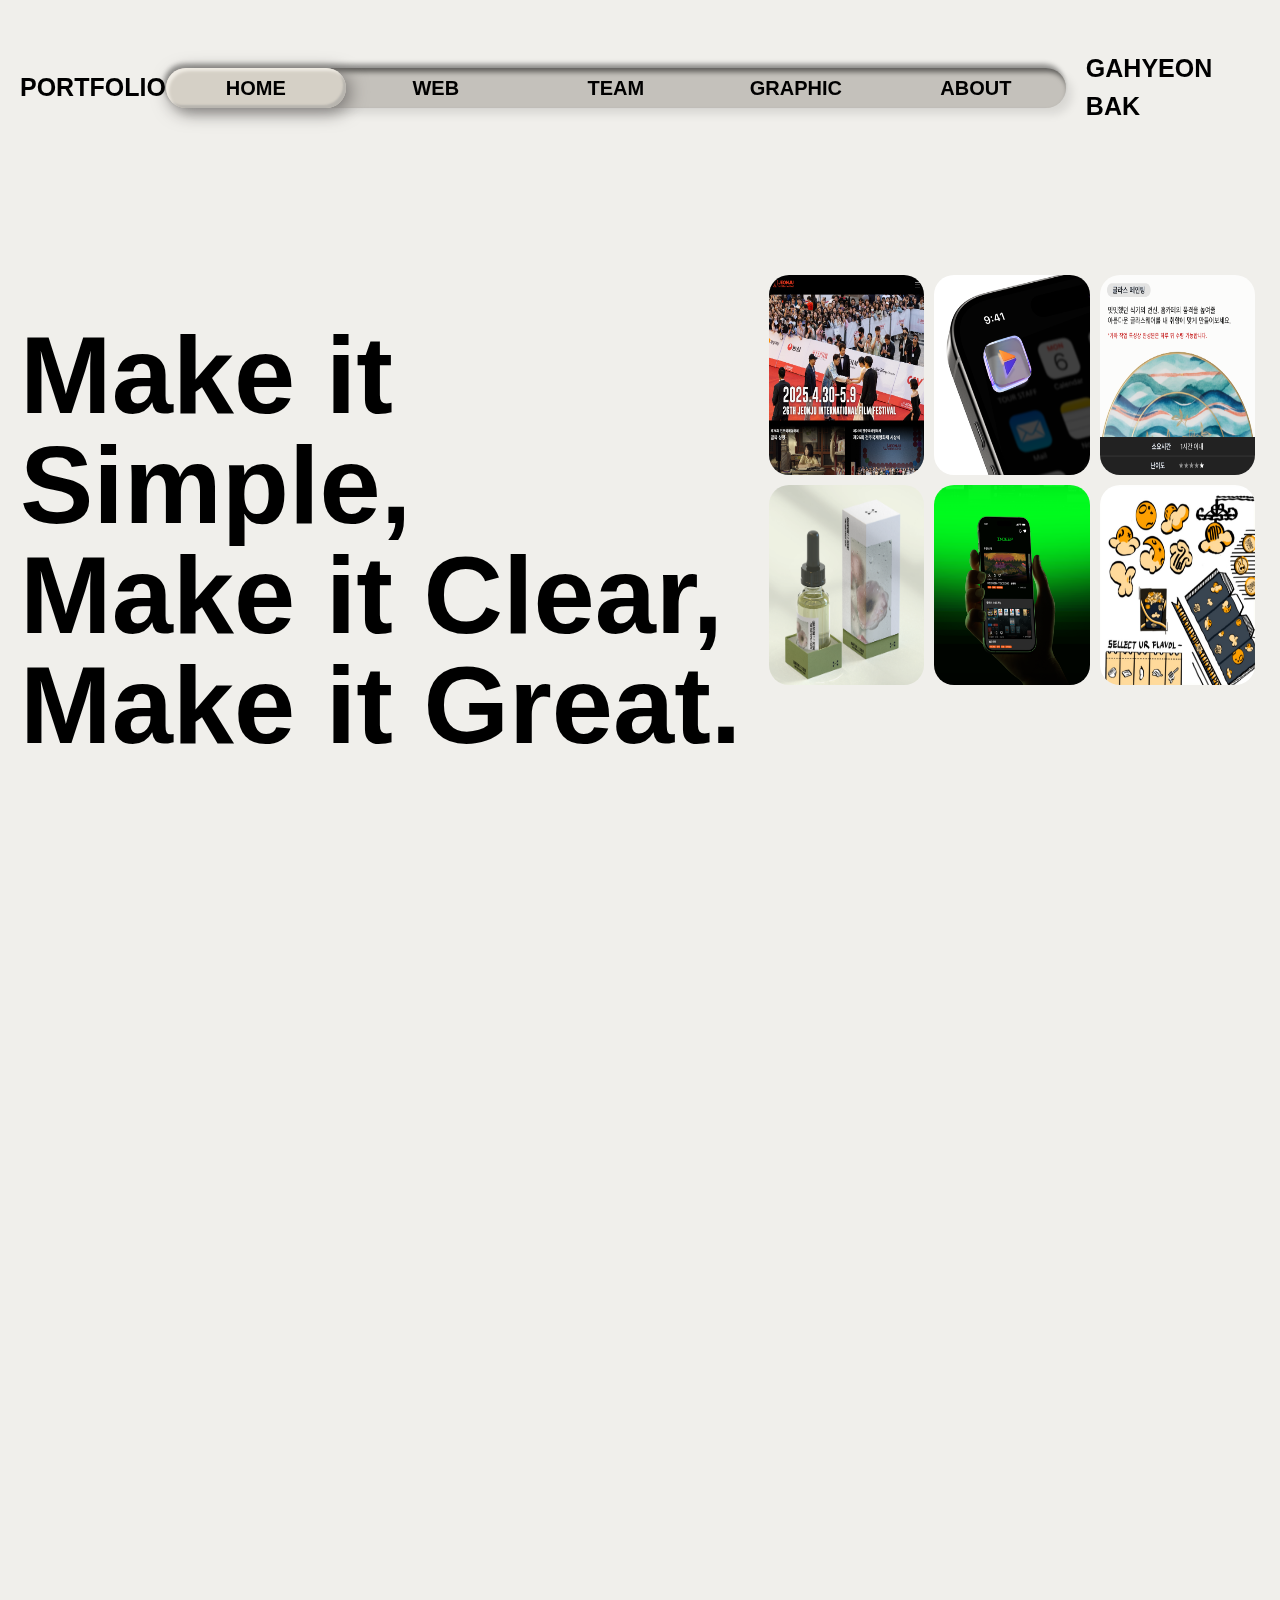
<file: index.html>
<!DOCTYPE html>
<html lang="ko">

<head>
    <meta charset="UTF-8">
    <meta name="viewport" content="width=device-width, initial-scale=1.0">
    <title>박가현 포트폴리오</title>

    <!-- favicon -->
    <link rel="shortcut icon" href="images/favicon.png" type="image/x-icon">
    <!-- font -->

    <!-- resetcss -->
    <link rel="stylesheet" href="css/reset.css">
    <link rel="stylesheet" href="css/jquery.fullPage.css">
    <link rel="stylesheet" href="https://cdn.jsdelivr.neft/npm/swiper@11/swiper-bundle.min.css" />
    <link rel="stylesheet" href="css/main.css">

    <!-- js -->
    <script defer src="https://code.jquery.com/jquery-3.7.1.min.js"></script>
    <script defer src="https://cdn.jsdelivr.net/npm/swiper@11/swiper-bundle.min.js"></script>
    <script defer src="js/jquery.fullPage.js"></script>
    <script defer src="js/main.js"></script>
</head>

<body>
    <header id="header">
        <div class="inner">
            <h1><a href="#menu1">PORTFOLIO</a></h1>


            <!-- 로고 색상변경을 위해서는 background로 처리 -->
            <nav>
                <ul class="gnb">
                    <li class="on"><a href="#menu1">HOME</a></li>
                    <li><a href="#menu2">WEB</a></li>
                    <li><a href="#menu3">TEAM</a></li>
                    <li><a href="#menu4">GRAPHIC</a></li>
                    <li><a href="#menu5">ABOUT</a></li>
                </ul>

            </nav>
            <h1><a href="#menu5">GAHYEON BAK</a></h1>

        </div>
    </header><!-- 따로 넣어야 화면 고정  -->
    <div id="fullpage">
        <!-- <header id="header"></header> 첫번 쨰 섹션에만 헤더 보이게 -->
        <section data-anchor="menu1" class="section visual ">
            <div class="main">
                <div class="inner">
                    <div class="visual_txt">
                        <p class="text-block">Make it Simple,<br> Make it Clear,<br> Make it Great.</p>

                    </div>

                    <div class="visual_img_list">
                        <ul class="visual_img ">
                            <li>
                                <a href="#menu2"><img src="images/jiff2.png" alt="이미지 2"></a>
                                <p>WEB DESIGN</p>
                            </li>
                            <li><a href="#menu3"> <img src="images/tourstaff2.png" alt="이미지 2"></a>
                                <p>TEAM PROJECT</p>
                            </li>
                            <li> <a href="#menu4"><img src="images/poster2.png" alt="이미지 2"></a>
                                <p>POSTER</p>
                            </li>
                        </ul>
                        <ul class="visual_img ">
                            <li> <a href="#menu4"><img src="images/scent2.png" alt="이미지 2"></a>
                                <p>BRAND DESIGN</p>
                            </li>
                            <li> <a href="#menu4"> <img src="images/indeep2.png" alt="이미지 2"></a>
                                <p>APP DESIGN</p>
                            </li>
                            <li> <a href="#menu4"><img src="images/illust5.png" alt="이미지 2"></a>
                                <p>ART WORK</p>
                            </li>
                        </ul>
                    </div>
                </div>
            </div>


        </section>
        <section data-anchor="menu2" class="section web fp-auto-height-responsive">
            <div class="inner">
                <div class="web_header">
                    <h2></h2>
                </div>
                <div class="card-list-wrapper">
                    <ul class="card-list">

                        <li class="card-item">
                            <img class="card-image" src="images/jiff.png" alt="JIFF RE:DESIGN 프로젝트 이미지">

                            <div class="card-content">
                                <h3 class="card-title">JIFF RE:DESIGN</h3>
                                <div class="card-content-txt">
                                    <p class="card-description">반응형 웹 | 코딩</p>
                                    <ul>

                                        <li><img src="images/figma.png" alt=""></li>
                                        <li><img src="images/PS.png" alt=""></li>
                                        <li><img src="images/HAMGLE.png" alt=""></li>
                                        <li><img src="images/VSCODE.png" alt=""></li>
                                    </ul>
                                </div>
                            </div>

                            <nav class="card-links">
                                <a href="https://faint-0427.github.io/jiff/" target="_blank" class="btn btn-web">WEB</a>
                                <a href="https://faint-0427.github.io/jiff_page/" target="_blank"
                                    class="btn btn-design">DESIGN</a>
                            </nav>
                        </li>

                        <li class="card-item">
                            <img class="card-image" src="images/sealife.png" alt="SEA LIFE">

                            <div class="card-content">
                                <h3 class="card-title">SEA LIFE RE:DESIGN</h3>
                                <div class="card-content-txt">
                                    <p class="card-description"> 적응형 웹 | 코딩</p>
                                    <ul>

                                        <li><img src="images/figma.png" alt=""></li>
                                        <li><img src="images/AI.png" alt=""></li>
                                        <li><img src="images/PS.png" alt=""></li>
                                        <li><img src="images/HAMGLE.png" alt=""></li>
                                        <li><img src="images/VSCODE.png" alt=""></li>
                                    </ul>
                                </div>
                            </div>

                            <nav class="card-links">
                                <a href="https://faint-0427.github.io/sealife/" target="_blank"
                                    class="btn btn-web">WEB</a>
                                <a href="https://faint-0427.github.io/sealife_info/" target="_blank"
                                    class="btn btn-design">DESIGN</a>
                            </nav>
                        </li>

                    </ul>
                </div>
            </div>
        </section>
        <section data-anchor="menu3" class="section web team fp-auto-height-responsive">
            <div class="inner">
                <div class="web_header">
                    <h2></h2>
                </div>
                <div class="card-list-wrapper">
                    <ul class="card-list">
                        <li class="card-item">
                            <img class="card-image" src="images/tourstaff3.png" alt="SEA LIFE">

                            <div class="card-content">
                                <h3 class="card-title">TOUR STAFF</h3>
                                <div class="card-content-txt">
                                    <div class="card-content-txt1">
                                        <p class="card-description"> 기획, 앱 디자인 &nbsp;&nbsp;|</p>
                                        <p class="card-description"> &nbsp;&nbsp; 기여도 35%</p>
                                    </div>
                                    <ul>

                                        <li><img src="images/figma.png" alt=""></li>
                                        <li><img src="images/AI.png" alt=""></li>
                                        <li><img src="images/PS.png" alt=""></li>
                                        <li><img src="images/HAMGLE.png" alt=""></li>
                                        <li><img src="images/VSCODE.png" alt=""></li>
                                    </ul>
                                </div>
                            </div>

                            <nav class="card-links">
                                <a href="https://faint-0427.github.io/tourstaff_ppt/" target="_blank"
                                    class="btn btn-web">PPT</a>
                                <a href="https://youtu.be/zDzv4bf078Y" target="_blank" class="btn btn-design">VIDEO</a>

                                <a href="https://tpflsk495-lab.github.io/-/" target="_blank" class="btn btn-web">LANDING
                                    PAGE</a>
                            </nav>
                        </li>

                    </ul>
                </div>
            </div>
        </section>
        <section data-anchor="menu4" class="section web graphic fp-auto-height-responsive">
            <div class="inner">
                <div class="web_header">
                    <h2></h2>
                </div>
                <div class="card-list-wrapper">
                    <ul class="card-list">
                        <li class="card-item">
                            <img class="card-image" src="images/indeep3.png" alt="JIFF RE:DESIGN 프로젝트 이미지">

                            <div class="card-content">
                                <h3 class="card-title">INDEEP : APP DESIGN</h3>
                                <div class="card-content-txt">

                                    <ul class="tool">

                                        <li><img src="images/figma.png" alt=""></li>
                                        <li><img src="images/AI.png" alt=""></li>
                                        <li><img src="images/HAMGLE.png" alt=""></li>
                                    </ul>
                                </div>
                            </div>

                            <nav class="card-links">
                                <a href="https://faint-0427.github.io/indeep/" target="_blank"
                                    class="btn btn-design">DESIGN</a>
                                <a href="https://www.figma.com/design/APSt3AurfM9xLZhIGp9AFP/indeep_%EC%95%B1%EA%B8%B0%ED%9A%8D%EC%84%9C?node-id=0-1&t=V2rOFTFpFU5IXoPk-1"
                                    target="_blank" class="btn btn-design">FIGMA</a>
                            </nav>
                        </li>
                        <li class="card-item">
                            <img class="card-image" src="images/scent.png" alt="JIFF RE:DESIGN 프로젝트 이미지">

                            <div class="card-content">
                                <h3 class="card-title">BRAND · PRODUCT DESIGN</h3>
                                <div class="card-content-txt">
                                    
                                    <ul class="tool">

                                        
                                        <li><img src="images/PS.png" alt=""></li>
                                        <li><img src="images/AI.png" alt=""></li>
                                    </ul>
                                </div>
                            </div>

                            <nav class="card-links">
                                <a href="https://faint-0427.github.io/quantum_scent/" target="_blank"
                                    class="btn btn-design brand">BRAND</a>
                                <a href="https://faint-0427.github.io/kimonoya/" target="_blank"
                                    class="btn btn-design product">PRODUCT</a>
                            </nav>
                        </li>



                        <li class="card-item">
                            <img class="card-image" src="images/poster1.png" alt="SEA LIFE">

                            <div class="card-content">
                                <h3 class="card-title">POSTERS</h3>
                                <div class="card-content-txt">
                                    <P></P>
                                    <ul class="tool">

                                        <li><img src="images/figma.png" alt=""></li>
                                        <li><img src="images/PS.png" alt=""></li>
                                    </ul>
                                </div>
                            </div>

                            <nav class="card-links">
                                <a href="https://faint-0427.github.io/poster/" target="_blank"
                                    class="btn btn-design">POSTER</a>
                            </nav>
                        </li>
                        <li class="card-item">
                            <img class="card-image" src="images/illust1.png" alt="SEA LIFE">

                            <div class="card-content">
                                <h3 class="card-title">CARD NEWS<br>ART WORK</h3>
                                <div class="card-content-txt">
                                    <ul class="tool">

                                        <li><img src="images/figma.png" alt=""></li>
                                        <li><img src="images/PS.png" alt=""></li>
                                        <li><img src="images/AI.png" alt=""></li>
                                    </ul>
                                </div>
                            </div>

                            <nav class="card-links">
                                <a href="https://faint-0427.github.io/cardnews/" target="_blank"
                                    class="btn btn-design">CARD</a>
                                <a href="https://faint-0427.github.io/art_work/" target="_blank"
                                    class="btn btn-design">ART</a>
                            </nav>
                        </li>
                    </ul>
                </div>
            </div>
        </section>
        <section data-anchor="menu5" class="section web about_me fp-auto-height-responsive">
            <div class="inner">
                <div class="web_header">
                    <h2></h2>
                </div>
                <div class="card-list-wrapper">
                    <ul class="card-list">

                        <li class="card-item">
                            <img class="card-image" src="images/photo.png" alt="JIFF RE:DESIGN 프로젝트 이미지">

                            <div class="card-content">
                                <h3 class="card-title">GAHYEON BAK</h3>
                                <div class="card-content-txt">
                                    <p class="card-description">parkgahyeon0427@gmail.com</p>
                                    <p class="card-description">010-7435-6437</p>
                                </div>

                            </div>

                        </li>

                        <li class="card-item">
                            <div class="card-content">
                                <p>"스스로 설정한 최대치 기준에 도달할 때까지 작업에 몰입합니다. <br>
                                    디테일을 통해 프로젝트의 완성도를 최고 수준으로 끌어올리겠습니다."</p>
                                <ul class="skill">
                                    <li>
                                        <p>photoshop</p>
                                        <p>이미지 리터칭 및 합성, 웹/앱 디자인 시안 제작, 상세 페이지 디자인, 포스터</p>
                                    </li>

                                    <li>
                                        <p>illustrator</p>
                                        <p>로고, 아이콘, 캐릭터 제작, 인쇄물 편집 디자인,카드뉴스</p>
                                    </li>

                                    <li>
                                        <p>procreate</p>
                                        <p>로고, 아이콘, 캐릭터 제작, 일러스트</p>
                                    </li>

                                    <li>
                                        <p>html · css</p>
                                        <p>웹 페이지 제작 및 유지보수</p>
                                    </li>

                                    <li>
                                        <p>javascript</p>
                                        <p>간단한 이벤트 처리, 슬라이드</p>
                                    </li>

                                    <li>
                                        <p>japanese</p>
                                        <p>외국인과 소통, 회화, 기본문서작성 <span>JLPT 1급</span></p>
                                    </li>
                                </ul>
                                <div class="gonnabe">

                                    <p>부산 IT 교육센터 (2025.06.12 - 2025.12.24)
                                        프론트엔드 UI/UX 웹디자인 & 퍼블리싱 과정 수료</p>
                                </div>
                                <div class="card-content-txt">

                                </div>
                            </div>
                        </li>

                    </ul>
                </div>
            </div>
        </section>
        <footer id="footer" class="section fp-auto-height">
            <div class="inner">
                <p>Copyright &copy; 2025 gahyeon bak All Rights Reserved.</p>
            </div>
    </div>

    </footer>
    </div>
</body>

</html>
</file>
<file: css/main.css>
@charset "utf-8";


#unicorn-top {position: fixed;
    top: 0;
    left: 0;z-index: 9999;
    width: 100%;
    height: 100vh; 
    pointer-events: none;
}
div[data-us-project="fdJixrc2hVgcDiyB1Ooq"] {
    position: fixed;
    top: 0;
    left: 0;
    width: 100%;
    height: 100vh;
    z-index: -1; /* 다른 모든 요소 아래로 보내 배경 처리 */
    pointer-events: none; 
}


:root{
--main-color: #fff;
}
body {background: #F0EFEB;background-size: 400% 400%;	animation: gradient 5s ease infinite;height: 100vh;}

@keyframes gradient {
	0% {
		background-position: 0% 50%;
	}
	50% {
		background-position: 100% 50%;
	}
	100% {
		background-position: 0% 50%;
	}
}

body{font-family: "play", "Pretendard", sans-serif; font-size: 1.6rem; color: #000; line-height: 1.5;}
.inner{max-width: 1640px; margin: 0 auto; padding: 0 20px;}


/* header */
#header {padding-top: 50px; color: #000; position: fixed; left: 0; top: 0; width: 100%; z-index: 10;}
#header .inner{display: flex; justify-content: space-between;align-items: center;}
#header h1{z-index: 30; font-size: 2.5rem;}
#header .gnb{display: flex; border-radius: 30px;box-shadow: -2PX -4px 5px rgba(0, 0, 0, 0.4),6px 6px 10px rgba(0, 0, 0, 0.1),inset 2px 4px 5px 0px rgba(0, 0, 0, 0.5);border-radius: 30px; background: #C4C1BB; margin-right: 20px; z-index: 30;}
#header nav .gnb > li >a{display: block; padding: 5px 0; font-size: 2rem; font-weight: 600;width: 180px; text-align: center; }
#header .gnb > li.on{background: #D5D0C6; border-radius: 50px; box-shadow: inset 3px 3px 3px rgba(239, 235, 227, 1),inset -3px -3px 2px rgba(184,181,175, 1),4px 4px 18px rgb(119, 116, 114);}

#header .btn_ham{display: none; width: 40px; height: 30px; background:transparent; font-size: 0; cursor: pointer;}
#header .btn_ham::before{content: ""; display: block; width: 100%; height: 4px; background: #fff; transform: translateY(-5px);}
#header .btn_ham::after{content: ""; display: block; width: 100%; height: 4px; background: #fff;transform: translateY(5px);}


#header .btn_ham.active::before{transition: all 0.5s; transform: translateY(2px) rotate(45deg);}
#header .btn_ham.active::after{transition: all 0.5s; transform: translateY(-2px) rotate(-45deg);}

#header .mgnb_wrap{position: fixed; left: 0; top: 0 ; width: 100%; height: 100%; background: #1159be; color: #fff; padding-top: 100px;}
#header .mgnb li{padding: 20px 30px; border-bottom: 1px solid rgba(255, 255, 255, 0.2); font-size: 2.5rem;}  


#header .btn_global{cursor: pointer; background: transparent;}


#header.active {color: #000;}
#header.active .btn_global{filter: invert(1);}




@media(max-width:1024px){
    #header .gnb, .btn_global{display: none;}
    #header .btn_ham{display: block;}
}
.main{height: 100vh; padding: 270px 0 200px;}
.main .inner{display: grid; grid-template-columns: 60% 40%; }
.main .inner .visual_txt{ line-height: 1; width: 60vw; height: 50vh; }
.main .inner .visual_txt p{font-size: 11rem ; font-weight: 900; padding: 50PX 0;}
.main .inner .visual_img {display: flex; width: 100%;    height: auto; }
.main .inner .visual_img li{padding: 5px;width: 100%; object-fit: cover; position: relative; }
.main .inner .visual_img li a{display: block;}
.main .inner .visual_img li p{position: absolute; left: 50%; bottom: 2%;border-radius: 0 0 25px 25px;  transform: translateX(-50%) translateY(-10px); font-size: 2rem; color: #fff; width: 96%;padding: 10px 0;  background: linear-gradient(rgba(0,0,0,0.01), rgba(0,0,0,1)); text-align: center; font-weight: 600; letter-spacing: 1px; opacity: 0;transition: all 0.5s; }
.main .inner .visual_img img{width: 100%; height: 20rem; border-radius: 20px; transition: all 0.5s;position: relative;}
.main .inner .visual_img li:hover img{box-shadow: 0 0  10px rgba(0, 0, 0, 0.5); border-radius: 30px/25px; }
@media(max-width:1024px){
    section h2{font: 5rem;}
    section h2+p{font: 1.6rem;}
}
.main .inner .visual_img li:hover p{transform: translateY(0px) translateX(-50%);  opacity: 1;}

/* web*/
.web{margin-bottom:  150px;}
.web .inner {padding-right: 0;max-width: 1640px;flex-wrap: wrap;gap: 30px 0;}
.web .inner .web_header h2 {font-size: 3.6rem;margin-bottom: 20px;}
.web .card-list {display: grid;grid-template-columns: 1fr 1fr;gap: 20px;}
.web .card-list .card-item {position: relative;min-height: 400px;background: #F0EFEB;text-align: center; border-radius: 30px; max-height: 600px ; transition: all 0.5s; }
.web .card-list .card-item:hover {box-shadow: 2px 8px 20px rgba(0, 0, 0, 0.1),-10px -8px 10px rgba(245,245,245, 1); background: #F0EFEB; }

.web .card-list .card-item .card-image {width: 90%;height: 60%;margin-top: 40px;  object-fit: cover; transition: 0.5s all; filter: brightness(0.9);}
.web .card-list .card-item:hover .card-image {border-radius: 20px ;box-shadow: -4px -4px 10px rgba(0, 0, 0, 0.3), 4px 4px 5px 0px rgba(255,255,255, 1);filter: brightness(1); transition: all 0.5s;}
.web .card-list .card-item .card-content {font-size: 1.6rem;margin: 0 auto; position: relative;padding: 20px 40px;text-align: left; }
.web .card-list .card-item .card-content h3 {font-size: 3.6rem;font-weight: 700;}


.web .card-list .card-item:hover .card-links a.btn { box-shadow: inset 3px 3px 3px rgba(239, 235, 227, 1),  inset -3px -3px 2px rgba(184, 181, 175, 1), -1px -1px 2px rgba(240, 236, 229, 0.5), 4px 4px 10px rgba(140, 137, 134, 1);}
.web .card-list .card-item .card-content .card-content-txt p {font-size: 2rem;  font-weight: 400;}
.web .card-list .card-item .card-content .card-content-txt ul{display: flex; gap: 10px;}
.web .card-list .card-item .card-content .card-content-txt ul li{width: 30px; padding-top: 15px; }
.web .card-list .card-item .card-content .card-content-txt ul li img{width: 100%; object-fit: cover;  }


.web .card-list .card-item .card-links {position: absolute;right:5rem;bottom: 5rem;display: flex;gap: 20px;}
.web .card-links a.btn {padding: 5px 10px;display: inline-block;background: #D5D0C6;border-radius: 50px;font-size: 2.4rem; width: 120px;transition: all 0.5s;}
.web .card-links a.btn:hover{background: #C4C1BB;  }
.web .card-links a.btn:active {background: linear-gradient( 180deg, #a4a098, #a19d9488); }



@media(max-width:1024px){
    .web {padding: 100px;}
    .web .card-list .card-item .card-content {width: 100%;}
    .web .card-list {
        grid-template-columns: 1fr;
    }
}

/* team */
.team{margin-bottom: 100px;}
.team .card-list{display: grid; grid-template-columns: 1fr;}
.team .card-list .card-image-group{display: flex; width: 40%;height: 100%; gap: 20px;}
.team .card-list .card-item .card-image {width: 95%;height: 70%;  object-fit: cover; transition: 0.5s all; filter: brightness(0.9);}
.team .card-title{text-align: center;margin: 0;}
.team .card-list .card-item{max-height: 700px;}
.team .card-list .card-item .card-content{padding: 20px;}
.card-content-txt1{display: flex; justify-content: center;}
.team .card-list .card-item .card-content-txt {justify-content: center;}
.team .card-list .card-item .card-content-txt ul{padding: 0;position: absolute;left:5rem;bottom: 0rem;}
.team .card-list .card-item .card-links {position: absolute;right:5rem;bottom: 4rem;display: flex;gap: 20px;align-items: center; }
.team .card-list .card-item .card-links a:last-child{width: 200px;}



/* graphic */ 
.graphic{margin-bottom: 100px;}
.graphic .card-list {display: grid;grid-template-columns: 1fr 1fr 1fr 1fr;gap: 20px; height: 100%;}
.graphic .card-list .card-item {position: relative;min-height: 720px;}
.graphic .card-list .card-item .card-content h3 {font-size: 3rem;}
.graphic .card-list .card-item .card-links {position: absolute;left:3rem;bottom: 2.5rem;display: flex;gap: 20px; text-align: center;}
a.btn.btn-design.brand{position: relative;transition: all 0.5s;}
a.btn.btn-design.brand:hover::before{opacity: 1;}
a.btn.btn-design.brand::before{content: "quantum scent re:design"; display: block; position: absolute; left: 12rem;transform: translateX(-50%);   bottom: -7rem;width:20rem; text-transform:uppercase; font-size: 1.5rem; border-radius: 30px; border: 1px solid #000;padding: 5px 20px; color: #eee; background: rgba(0, 0, 0, 0.8); opacity: 0; transition: all 0.3s;}
a.btn.btn-design.product{width: 150px; position: relative;transition: all 0.5s; }
a.btn.btn-design.product:hover::before{opacity: 1;}
a.btn.btn-design.product::before{content: "kimono rental shop product page  "; display: block; position: absolute; left: 8rem;transform: translateX(-50%);   bottom: -7rem;width:20rem; text-transform:uppercase; font-size: 1.5rem; border-radius: 30px; border: 1px solid #000;padding: 5px 20px; color: #eee; background: rgba(0, 0, 0, 0.8); opacity: 0; transition: all 0.3s;}


.product_modal .modal_txt{padding: 5px 10px;display: flex;background: #D5D0C6;border-radius: 50px;font-size: 2.4rem;width: 150px; height: 46px ; align-items: center;justify-content: center;    transition: all 0.5s;}






/* 기본 스타일 */
#modalContainer {
  position: fixed; /* 화면에 고정 */
  top: 0;
  left: 0;
  width: 100%;
  height: 100%;
  display: flex;
  align-items: center; /* 수직 중앙 정렬 */
  justify-content: center; /* 수평 중앙 정렬 */
  background-color: rgba(0, 0, 0, 0.5); /* 반투명 검정 배경 */
  z-index: 1000; /* 다른 요소보다 위에 배치 */
}

/* 클래스로 제어할 숨김 처리 */
#modalContainer.hidden {
  display: none;
}

/* 모달 창 스타일 */
#modalContent {
  background-color: #fff;

  width: auto;
  max-height: 80vh;
  overflow-y: auto;
  -ms-overflow-style: none;
  border-radius: 10px;
  box-shadow: 0 5px 15px rgba(0, 0, 0, 0.3);
  animation: fadeIn 0.3s ease-out; /* 등장 애니메이션 */
}
#modalContent::-webkit-scrollbar {
    display: none;
}

/* 헤더 공간 설정 */
.modal-header {
  display: flex;
  justify-content: space-between;
  align-items: center;
  border-bottom: 1px solid #eee;
  padding-bottom: 10px;
}

/* 닫기 버튼 */
#closeModal {
  background: none;
  border: none;
  font-size: 48px;
  cursor: pointer;
  position: absolute; left: 50%; top: 2% ;
  transform: translateX(-50%);
  color: #eee;
  
  
}

/* 등장 애니메이션 효과 */
@keyframes fadeIn {
  from { opacity: 0; transform: translateY(-20px); }
  to { opacity: 1; transform: translateY(0); }
}


/* about_me */
.about_me{margin-bottom: 100px;}
.about_me .card-list {display: grid;grid-template-columns: 30%  auto;gap: 50px;}
.about_me .card-list .card-item .card-content>p{font-size: 3rem; font-weight: 700;}
.about_me .card-list .card-item:first-child {position: relative;min-height: 400px;background: #efefef;text-align: center; max-height: 600px ; transition: all 2s;box-shadow: 2px 8px 20px rgba(0, 0, 0, 0.1),-10px -8px 10px rgba(245,245,245, 1); border-radius: 20px; }



.about_me .card-list .card-item .card-image{height: 52%; border-radius: 30px; width: 80%; margin-top: 70px;}
.about_me .card-list .card-item:first-child .card-links {position: absolute;left:3rem;bottom: 3rem;display: flex;gap: 20px; transition: all 0.5s; margin-bottom: 10px;}
.about_me .card-list .card-item:last-child{padding: 20px ;}

.about_me .card-links a.btn {padding: 5px 10px;display: inline-block;background: #D5D0C6;border-radius: 50px;font-size: 2.4rem; width:100%;margin-right: auto;}
.about_me .card-item:first-child:hover .card-links a.btn{margin-right: 0; text-align: center; }

.about_me .gonnabe{font-size: 2rem;}

.about_me .card-content .skill{margin: 30px 0;}
.about_me .card-content .skill li { margin-top: 20px; border-radius: 50px;  display: flex; font-size: 1.8rem; align-items: center; gap: 50px;}

.about_me .card-content .skill li p:first-child{font-weight: 600; width: 180px; display: block; background: #D5D0C6; padding: 5px 30px; border-radius: 30px; text-transform: uppercase; font-size: 2rem; text-align: center;}

.about_me .card-content .skill li p span{ background: #000 ; padding: 5px 20px; margin:  0 10px ; font-weight: 500; color: #fff;}







/* footer */
#footer{background: #111; color: #fff; padding: 20px 0;}
#footer P{text-align: center;}

@media(max-width:1024px){
#footer{font-size: 1.4rem;}
}



/* fp(full-page) */
#fp-nav ul li a span{background: #fff;}

#fp-nav.active ul li a span{background: #000;}
#fp-nav.active ul li .fp-tooltip{color: #000}
#fp-nav ul li:last-child{display: none;}


@media(max-width:1024px){
#fp-nav{display: none !important;}
}
</file>
<file: portfolio-main/portfolio-main/css/main.css>
@charset "utf-8";


#unicorn-top {position: fixed;
    top: 0;
    left: 0;z-index: 9999;
    width: 100%;
    height: 100vh; 
    pointer-events: none;
}
div[data-us-project="fdJixrc2hVgcDiyB1Ooq"] {
    position: fixed;
    top: 0;
    left: 0;
    width: 100%;
    height: 100vh;
    z-index: -1; /* 다른 모든 요소 아래로 보내 배경 처리 */
    pointer-events: none; 
}


:root{
--main-color: #fff;
}
body {background: #F0EFEB;background-size: 400% 400%;	animation: gradient 5s ease infinite;height: 100vh;}

@keyframes gradient {
	0% {
		background-position: 0% 50%;
	}
	50% {
		background-position: 100% 50%;
	}
	100% {
		background-position: 0% 50%;
	}
}

body{font-family: "play", "Pretendard", sans-serif; font-size: 1.6rem; color: #000; line-height: 1.5;}
.inner{max-width: 1640px; margin: 0 auto; padding: 0 20px;}


/* header */
#header {padding-top: 50px; color: #000; position: fixed; left: 0; top: 0; width: 100%; z-index: 10;}
#header .inner{display: flex; justify-content: space-between;align-items: center;}
#header h1{z-index: 30; font-size: 2.5rem;}
#header .gnb{display: flex; border-radius: 30px;box-shadow: -2PX -4px 5px rgba(0, 0, 0, 0.4),6px 6px 10px rgba(0, 0, 0, 0.1),inset 2px 4px 5px 0px rgba(0, 0, 0, 0.5);border-radius: 30px; background: #C4C1BB; margin-right: 20px; z-index: 30;}
#header nav .gnb > li >a{display: block; padding: 5px 0; font-size: 2rem; font-weight: 600;width: 180px; text-align: center; }
#header .gnb > li.on{background: #D5D0C6; border-radius: 50px; box-shadow: inset 3px 3px 3px rgba(239, 235, 227, 1),inset -3px -3px 2px rgba(184,181,175, 1),4px 4px 18px rgb(119, 116, 114);}

#header .btn_ham{display: none; width: 40px; height: 30px; background:transparent; font-size: 0; cursor: pointer;}
#header .btn_ham::before{content: ""; display: block; width: 100%; height: 4px; background: #fff; transform: translateY(-5px);}
#header .btn_ham::after{content: ""; display: block; width: 100%; height: 4px; background: #fff;transform: translateY(5px);}


#header .btn_ham.active::before{transition: all 0.5s; transform: translateY(2px) rotate(45deg);}
#header .btn_ham.active::after{transition: all 0.5s; transform: translateY(-2px) rotate(-45deg);}

#header .mgnb_wrap{position: fixed; left: 0; top: 0 ; width: 100%; height: 100%; background: #1159be; color: #fff; padding-top: 100px;}
#header .mgnb li{padding: 20px 30px; border-bottom: 1px solid rgba(255, 255, 255, 0.2); font-size: 2.5rem;}  


#header .btn_global{cursor: pointer; background: transparent;}


#header.active {color: #000;}
#header.active .btn_global{filter: invert(1);}




@media(max-width:1024px){
    #header .gnb, .btn_global{display: none;}
    #header .btn_ham{display: block;}
}
.main{height: 100vh; padding: 270px 0 200px;}
.main .inner{display: grid; grid-template-columns: 60% 40%; }
.main .inner .visual_txt{ line-height: 1; width: 60vw; height: 50vh; }
.main .inner .visual_txt p{font-size: 11rem ; font-weight: 900; padding: 50PX 0;}
.main .inner .visual_img {display: flex; width: 100%;    height: auto; }
.main .inner .visual_img li{padding: 5px;width: 100%; object-fit: cover; position: relative; }
.main .inner .visual_img li a{display: block;}
.main .inner .visual_img li p{position: absolute; left: 50%; bottom: 2%;border-radius: 0 0 25px 25px;  transform: translateX(-50%) translateY(-10px); font-size: 2rem; color: #fff; width: 96%;padding: 10px 0;  background: linear-gradient(rgba(0,0,0,0.01), rgba(0,0,0,1)); text-align: center; font-weight: 600; letter-spacing: 1px; opacity: 0;transition: all 0.5s; }
.main .inner .visual_img img{width: 100%; height: 20rem; border-radius: 20px; transition: all 0.5s;position: relative;}
.main .inner .visual_img li:hover img{box-shadow: 0 0  10px rgba(0, 0, 0, 0.5); border-radius: 30px/25px; }
@media(max-width:1024px){
    section h2{font: 5rem;}
    section h2+p{font: 1.6rem;}
}
.main .inner .visual_img li:hover p{transform: translateY(0px) translateX(-50%);  opacity: 1;}

/* web*/
.web{margin-bottom:  150px;}
.web .inner {padding-right: 0;max-width: 1640px;flex-wrap: wrap;gap: 30px 0;}
.web .inner .web_header h2 {font-size: 3.6rem;margin-bottom: 20px;}
.web .card-list {display: grid;grid-template-columns: 1fr 1fr;gap: 20px;}
.web .card-list .card-item {position: relative;min-height: 400px;background: #F0EFEB;text-align: center; border-radius: 30px; max-height: 600px ; transition: all 0.5s;}
.web .card-list .card-item:hover {box-shadow: 2px 8px 20px rgba(0, 0, 0, 0.1),-10px -8px 10px rgba(245,245,245, 1); background: #F0EFEB; }

.web .card-list .card-item .card-image {width: 90%;height: 60%;margin-top: 40px;  object-fit: cover; transition: 0.5s all; filter: brightness(0.9);}
.web .card-list .card-item:hover .card-image {border-radius: 20px ;box-shadow: -4px -4px 10px rgba(0, 0, 0, 0.3), 4px 4px 5px 0px rgba(255,255,255, 1);filter: brightness(1); transition: all 0.5s;}
.web .card-list .card-item .card-content {font-size: 1.6rem;margin: 0 auto; position: relative;padding: 20px 40px;text-align: left; }
.web .card-list .card-item .card-content h3 {font-size: 3.6rem;font-weight: 700;}


.web .card-list .card-item:hover .card-links a.btn { box-shadow: inset 3px 3px 3px rgba(239, 235, 227, 1),  inset -3px -3px 2px rgba(184, 181, 175, 1), -1px -1px 2px rgba(240, 236, 229, 0.5), 4px 4px 10px rgba(140, 137, 134, 1);}
.web .card-list .card-item .card-content .card-content-txt p {font-size: 2rem;  font-weight: 400;}
.web .card-list .card-item .card-content .card-content-txt ul{display: flex; gap: 10px;}
.web .card-list .card-item .card-content .card-content-txt ul li{width: 30px; padding-top: 15px; }
.web .card-list .card-item .card-content .card-content-txt ul li img{width: 100%; object-fit: cover;  }


.web .card-list .card-item .card-links {position: absolute;right:5rem;bottom: 5rem;display: flex;gap: 20px;}
.web .card-links a.btn {padding: 5px 10px;display: inline-block;background: #D5D0C6;border-radius: 50px;font-size: 2.4rem; width: 120px;transition: all 0.5s;}
.web .card-links a.btn:hover{background: #C4C1BB;  }
.web .card-links a.btn:active {background: linear-gradient( 180deg, #a4a098, #a19d9488); }



@media(max-width:1024px){
    .web {padding: 100px;}
    .web .card-list .card-item .card-content {width: 100%;}
    .web .card-list {
        grid-template-columns: 1fr;
    }
}

/* team */
.team{margin-bottom: 100px;}
.team .card-list{display: grid; grid-template-columns: 1fr;}
.team .card-list .card-image-group{display: flex; width: 40%;height: 100%; gap: 20px;}
.team .card-list .card-item .card-image {width: 95%;height: 70%;  object-fit: cover; transition: 0.5s all; filter: brightness(0.9);}
.team .card-title{text-align: center;margin: 0;}
.team .card-list .card-item{max-height: 700px;}
.team .card-list .card-item .card-content{padding: 20px;}
.card-content-txt1{display: flex; justify-content: center;}
.team .card-list .card-item .card-content-txt {justify-content: center;}
.team .card-list .card-item .card-content-txt ul{padding: 0;position: absolute;left:5rem;bottom: 0rem;}
.team .card-list .card-item .card-links {position: absolute;right:5rem;bottom: 4rem;display: flex;gap: 20px;align-items: center; }
.team .card-list .card-item .card-links a:last-child{width: 200px;}



/* graphic */ 
.graphic{margin-bottom: 100px;}
.graphic .card-list {display: grid;grid-template-columns: 1fr 1fr 1fr 1fr;gap: 20px; height: 100%;}
.graphic .card-list .card-item {position: relative;min-height: 720px;}
.graphic .card-list .card-item .card-content h3 {font-size: 3rem;}
.graphic .card-list .card-item .card-links {position: absolute;left:3rem;bottom: 2.5rem;display: flex;gap: 20px; text-align: center;}

/* about_me */
.about_me{margin-bottom: 100px;}
.about_me .card-list {display: grid;grid-template-columns: 30%  auto;gap: 50px;}
.about_me .card-list .card-item .card-content>p{font-size: 3rem; font-weight: 700;}
.about_me .card-list .card-item:first-child {position: relative;min-height: 400px;background: #efefef;text-align: center; max-height: 600px ; transition: all 2s;box-shadow: 2px 8px 20px rgba(0, 0, 0, 0.1),-10px -8px 10px rgba(245,245,245, 1); border-radius: 20px; }



.about_me .card-list .card-item .card-image{height: 52%; border-radius: 30px; width: 80%; margin-top: 70px;}
.about_me .card-list .card-item:first-child .card-links {position: absolute;left:3rem;bottom: 3rem;display: flex;gap: 20px; transition: all 0.5s; margin-bottom: 10px;}
.about_me .card-list .card-item:last-child{padding: 20px ;}

.about_me .card-links a.btn {padding: 5px 10px;display: inline-block;background: #D5D0C6;border-radius: 50px;font-size: 2.4rem; width:100%;margin-right: auto;}
.about_me .card-item:first-child:hover .card-links a.btn{margin-right: 0; text-align: center; }

.about_me .gonnabe{font-size: 2rem;}

.about_me .card-content .skill{margin: 30px 0;}
.about_me .card-content .skill li { margin-top: 20px; border-radius: 50px;  display: flex; font-size: 1.8rem; align-items: center; gap: 50px;}

.about_me .card-content .skill li p:first-child{font-weight: 600; width: 180px; display: block; background: #D5D0C6; padding: 5px 30px; border-radius: 30px; text-transform: uppercase; font-size: 2rem; text-align: center;}

.about_me .card-content .skill li p span{ background: #000 ; padding: 5px 20px; margin:  0 10px ; font-weight: 500; color: #fff;}







/* footer */
#footer{background: #111; color: #fff; padding: 20px 0;}
#footer P{text-align: center;}

@media(max-width:1024px){
#footer{font-size: 1.4rem;}
}



/* fp(full-page) */
#fp-nav ul li a span{background: #fff;}

#fp-nav.active ul li a span{background: #000;}
#fp-nav.active ul li .fp-tooltip{color: #000}
#fp-nav ul li:last-child{display: none;}


@media(max-width:1024px){
#fp-nav{display: none !important;}
}
</file>
